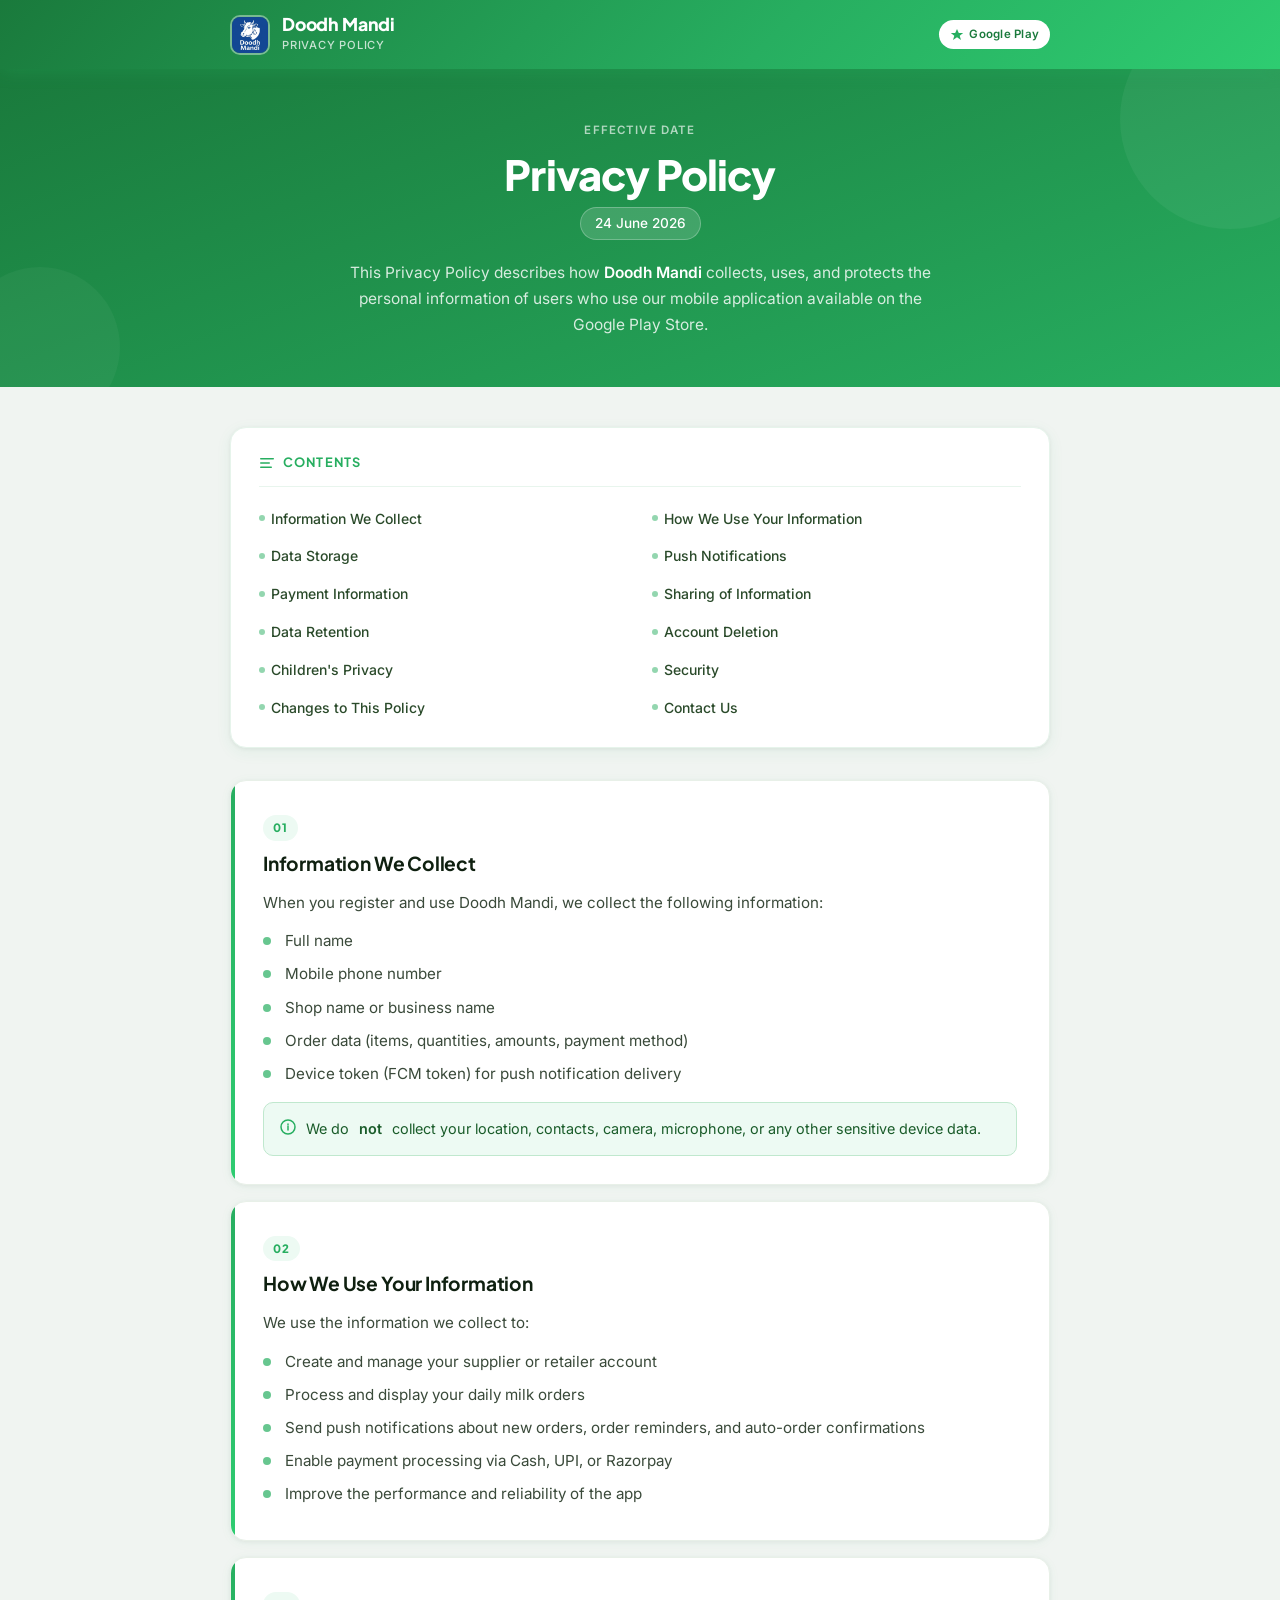
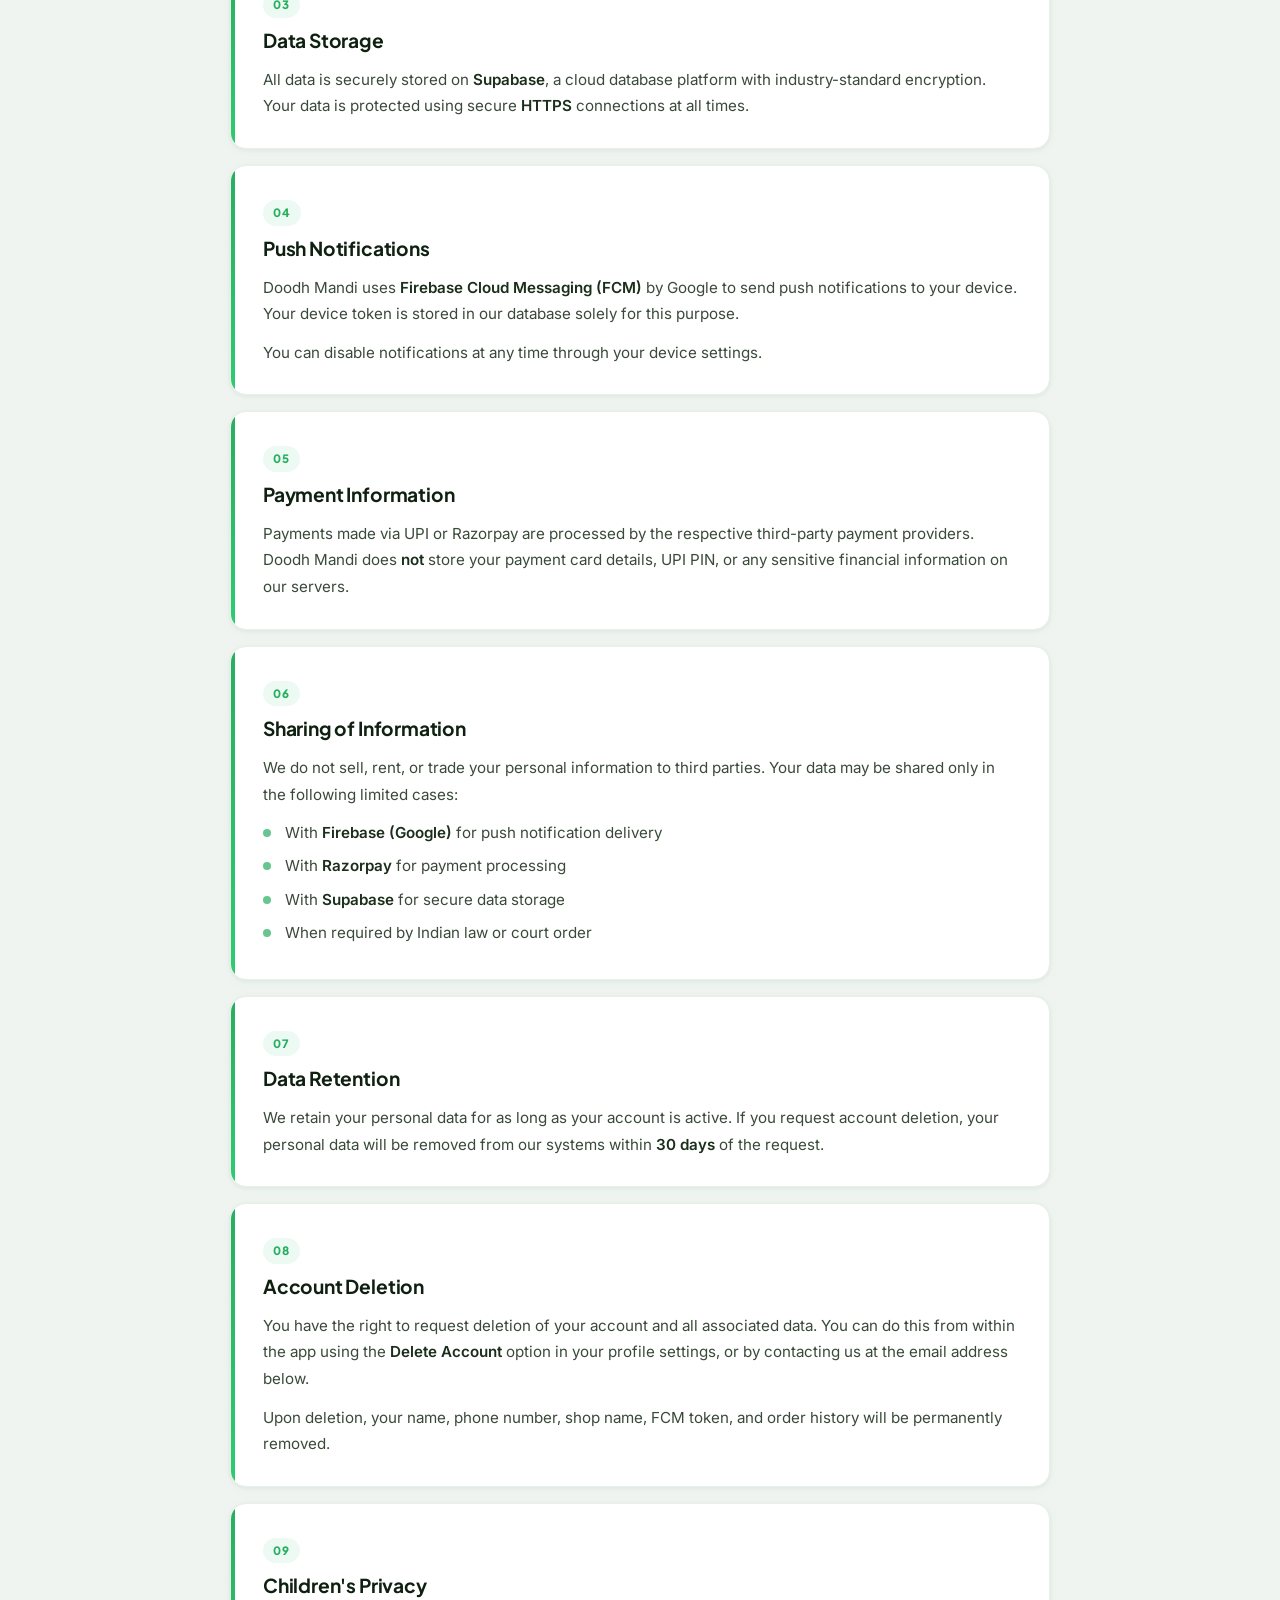
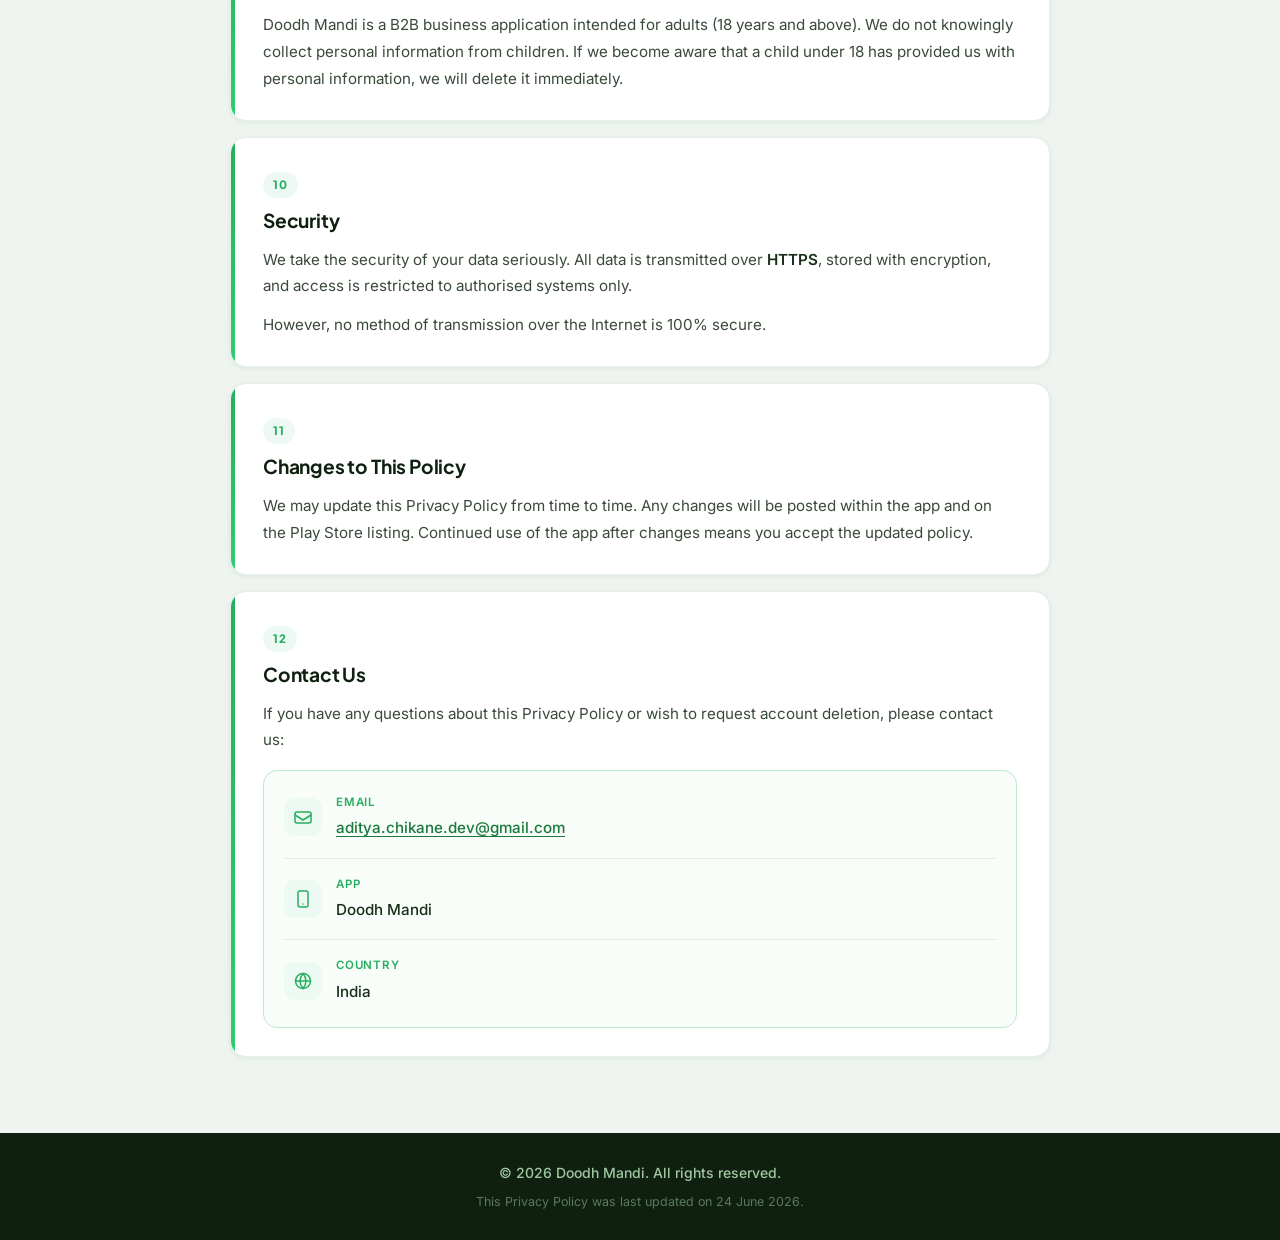
<file: index.html>
<!DOCTYPE html>
<html lang="en">
<head>
  <meta charset="UTF-8" />
  <meta name="viewport" content="width=device-width, initial-scale=1.0" />
  <meta name="description" content="Privacy Policy for Doodh Mandi – a B2B milk delivery management app available on Google Play Store." />
  <title>Privacy Policy – Doodh Mandi</title>
  <link rel="preconnect" href="https://fonts.googleapis.com" />
  <link rel="preconnect" href="https://fonts.gstatic.com" crossorigin />
  <link href="https://fonts.googleapis.com/css2?family=Inter:wght@400;500;600;700&family=Plus+Jakarta+Sans:wght@700;800&display=swap" rel="stylesheet" />
  <link rel="stylesheet" href="style.css" />
</head>
<body>

  <!-- HEADER -->
  <header class="site-header">
    <div class="header-inner">
      <div class="brand">
        <img src="logo.png" alt="Doodh Mandi Logo" class="brand-logo" />
        <div class="brand-text">
          <span class="brand-name">Doodh Mandi</span>
          <span class="brand-tagline">Privacy Policy</span>
        </div>
      </div>
      <div class="header-badge">
        <svg width="14" height="14" viewBox="0 0 14 14" fill="none" aria-hidden="true"><path d="M7 1L8.8 5.1H13.2L9.7 7.8L11 12L7 9.3L3 12L4.3 7.8L0.8 5.1H5.2L7 1Z" fill="#27ae60"/></svg>
        Google Play
      </div>
    </div>
  </header>

  <!-- HERO BAND -->
  <div class="hero-band">
    <div class="container">
      <p class="effective-label">Effective Date</p>
      <h1 class="hero-title">Privacy Policy</h1>
      <p class="hero-date">24 June 2026</p>
      <p class="hero-desc">
        This Privacy Policy describes how <strong>Doodh Mandi</strong> collects, uses, and protects the personal information of users who use our mobile application available on the Google Play Store.
      </p>
    </div>
  </div>

  <!-- MAIN CONTENT -->
  <main class="main-wrap">
    <div class="container">

      <!-- TABLE OF CONTENTS -->
      <nav class="toc-card" aria-label="Table of Contents">
        <div class="toc-header">
          <svg width="16" height="16" viewBox="0 0 16 16" fill="none" aria-hidden="true"><rect x="1" y="3" width="14" height="1.5" rx="0.75" fill="#27ae60"/><rect x="1" y="7.25" width="10" height="1.5" rx="0.75" fill="#27ae60"/><rect x="1" y="11.5" width="12" height="1.5" rx="0.75" fill="#27ae60"/></svg>
          Contents
        </div>
        <ol class="toc-list">
          <li><a href="#section-1">Information We Collect</a></li>
          <li><a href="#section-2">How We Use Your Information</a></li>
          <li><a href="#section-3">Data Storage</a></li>
          <li><a href="#section-4">Push Notifications</a></li>
          <li><a href="#section-5">Payment Information</a></li>
          <li><a href="#section-6">Sharing of Information</a></li>
          <li><a href="#section-7">Data Retention</a></li>
          <li><a href="#section-8">Account Deletion</a></li>
          <li><a href="#section-9">Children's Privacy</a></li>
          <li><a href="#section-10">Security</a></li>
          <li><a href="#section-11">Changes to This Policy</a></li>
          <li><a href="#section-12">Contact Us</a></li>
        </ol>
      </nav>

      <!-- POLICY SECTIONS -->
      <div class="policy-body">

        <section class="policy-section" id="section-1">
          <div class="section-label">01</div>
          <h2 class="section-title">Information We Collect</h2>
          <p>When you register and use Doodh Mandi, we collect the following information:</p>
          <ul class="policy-list">
            <li>Full name</li>
            <li>Mobile phone number</li>
            <li>Shop name or business name</li>
            <li>Order data (items, quantities, amounts, payment method)</li>
            <li>Device token (FCM token) for push notification delivery</li>
          </ul>
          <div class="info-callout">
            <span class="callout-icon" aria-hidden="true">
              <svg width="16" height="16" viewBox="0 0 16 16" fill="none"><circle cx="8" cy="8" r="7" stroke="#27ae60" stroke-width="1.5"/><path d="M8 7v4M8 5v.5" stroke="#27ae60" stroke-width="1.5" stroke-linecap="round"/></svg>
            </span>
            We do <strong>not</strong> collect your location, contacts, camera, microphone, or any other sensitive device data.
          </div>
        </section>

        <section class="policy-section" id="section-2">
          <div class="section-label">02</div>
          <h2 class="section-title">How We Use Your Information</h2>
          <p>We use the information we collect to:</p>
          <ul class="policy-list">
            <li>Create and manage your supplier or retailer account</li>
            <li>Process and display your daily milk orders</li>
            <li>Send push notifications about new orders, order reminders, and auto-order confirmations</li>
            <li>Enable payment processing via Cash, UPI, or Razorpay</li>
            <li>Improve the performance and reliability of the app</li>
          </ul>
        </section>

        <section class="policy-section" id="section-3">
          <div class="section-label">03</div>
          <h2 class="section-title">Data Storage</h2>
          <p>
            All data is securely stored on <strong>Supabase</strong>, a cloud database platform with industry-standard encryption. Your data is protected using secure <strong>HTTPS</strong> connections at all times.
          </p>
        </section>

        <section class="policy-section" id="section-4">
          <div class="section-label">04</div>
          <h2 class="section-title">Push Notifications</h2>
          <p>
            Doodh Mandi uses <strong>Firebase Cloud Messaging (FCM)</strong> by Google to send push notifications to your device. Your device token is stored in our database solely for this purpose.
          </p>
          <p>
            You can disable notifications at any time through your device settings.
          </p>
        </section>

        <section class="policy-section" id="section-5">
          <div class="section-label">05</div>
          <h2 class="section-title">Payment Information</h2>
          <p>
            Payments made via UPI or Razorpay are processed by the respective third-party payment providers. Doodh Mandi does <strong>not</strong> store your payment card details, UPI PIN, or any sensitive financial information on our servers.
          </p>
        </section>

        <section class="policy-section" id="section-6">
          <div class="section-label">06</div>
          <h2 class="section-title">Sharing of Information</h2>
          <p>
            We do not sell, rent, or trade your personal information to third parties. Your data may be shared only in the following limited cases:
          </p>
          <ul class="policy-list">
            <li>With <strong>Firebase (Google)</strong> for push notification delivery</li>
            <li>With <strong>Razorpay</strong> for payment processing</li>
            <li>With <strong>Supabase</strong> for secure data storage</li>
            <li>When required by Indian law or court order</li>
          </ul>
        </section>

        <section class="policy-section" id="section-7">
          <div class="section-label">07</div>
          <h2 class="section-title">Data Retention</h2>
          <p>
            We retain your personal data for as long as your account is active. If you request account deletion, your personal data will be removed from our systems within <strong>30 days</strong> of the request.
          </p>
        </section>

        <section class="policy-section" id="section-8">
          <div class="section-label">08</div>
          <h2 class="section-title">Account Deletion</h2>
          <p>
            You have the right to request deletion of your account and all associated data. You can do this from within the app using the <strong>Delete Account</strong> option in your profile settings, or by contacting us at the email address below.
          </p>
          <p>
            Upon deletion, your name, phone number, shop name, FCM token, and order history will be permanently removed.
          </p>
        </section>

        <section class="policy-section" id="section-9">
          <div class="section-label">09</div>
          <h2 class="section-title">Children's Privacy</h2>
          <p>
            Doodh Mandi is a B2B business application intended for adults (18 years and above). We do not knowingly collect personal information from children. If we become aware that a child under 18 has provided us with personal information, we will delete it immediately.
          </p>
        </section>

        <section class="policy-section" id="section-10">
          <div class="section-label">10</div>
          <h2 class="section-title">Security</h2>
          <p>
            We take the security of your data seriously. All data is transmitted over <strong>HTTPS</strong>, stored with encryption, and access is restricted to authorised systems only.
          </p>
          <p>
            However, no method of transmission over the Internet is 100% secure.
          </p>
        </section>

        <section class="policy-section" id="section-11">
          <div class="section-label">11</div>
          <h2 class="section-title">Changes to This Policy</h2>
          <p>
            We may update this Privacy Policy from time to time. Any changes will be posted within the app and on the Play Store listing. Continued use of the app after changes means you accept the updated policy.
          </p>
        </section>

        <section class="policy-section" id="section-12">
          <div class="section-label">12</div>
          <h2 class="section-title">Contact Us</h2>
          <p>
            If you have any questions about this Privacy Policy or wish to request account deletion, please contact us:
          </p>
          <div class="contact-card">
            <div class="contact-row">
              <span class="contact-icon" aria-hidden="true">
                <svg width="18" height="18" viewBox="0 0 18 18" fill="none"><rect x="1" y="4" width="16" height="11" rx="2" stroke="#27ae60" stroke-width="1.5"/><path d="M1 7l8 5 8-5" stroke="#27ae60" stroke-width="1.5" stroke-linecap="round"/></svg>
              </span>
              <div>
                <span class="contact-label">Email</span>
                <a href="mailto:aditya.chikane.dev@gmail.com" class="contact-value">aditya.chikane.dev@gmail.com</a>
              </div>
            </div>
            <div class="contact-divider"></div>
            <div class="contact-row">
              <span class="contact-icon" aria-hidden="true">
                <svg width="18" height="18" viewBox="0 0 18 18" fill="none"><rect x="4" y="1" width="10" height="16" rx="2" stroke="#27ae60" stroke-width="1.5"/><circle cx="9" cy="14" r="0.75" fill="#27ae60"/></svg>
              </span>
              <div>
                <span class="contact-label">App</span>
                <span class="contact-value">Doodh Mandi</span>
              </div>
            </div>
            <div class="contact-divider"></div>
            <div class="contact-row">
              <span class="contact-icon" aria-hidden="true">
                <svg width="18" height="18" viewBox="0 0 18 18" fill="none"><circle cx="9" cy="9" r="7.5" stroke="#27ae60" stroke-width="1.5"/><path d="M9 1.5C9 1.5 6 5 6 9s3 7.5 3 7.5M9 1.5C9 1.5 12 5 12 9s-3 7.5-3 7.5M1.5 9h15" stroke="#27ae60" stroke-width="1.5" stroke-linecap="round"/></svg>
              </span>
              <div>
                <span class="contact-label">Country</span>
                <span class="contact-value">India</span>
              </div>
            </div>
          </div>
        </section>

      </div>
      <!-- end policy-body -->

    </div>
  </main>

  <!-- FOOTER -->
  <footer class="site-footer">
    <div class="container">
      <p class="footer-copy">© 2026 Doodh Mandi. All rights reserved.</p>
      <p class="footer-note">This Privacy Policy was last updated on 24 June 2026.</p>
    </div>
  </footer>

</body>
</html>
</file>
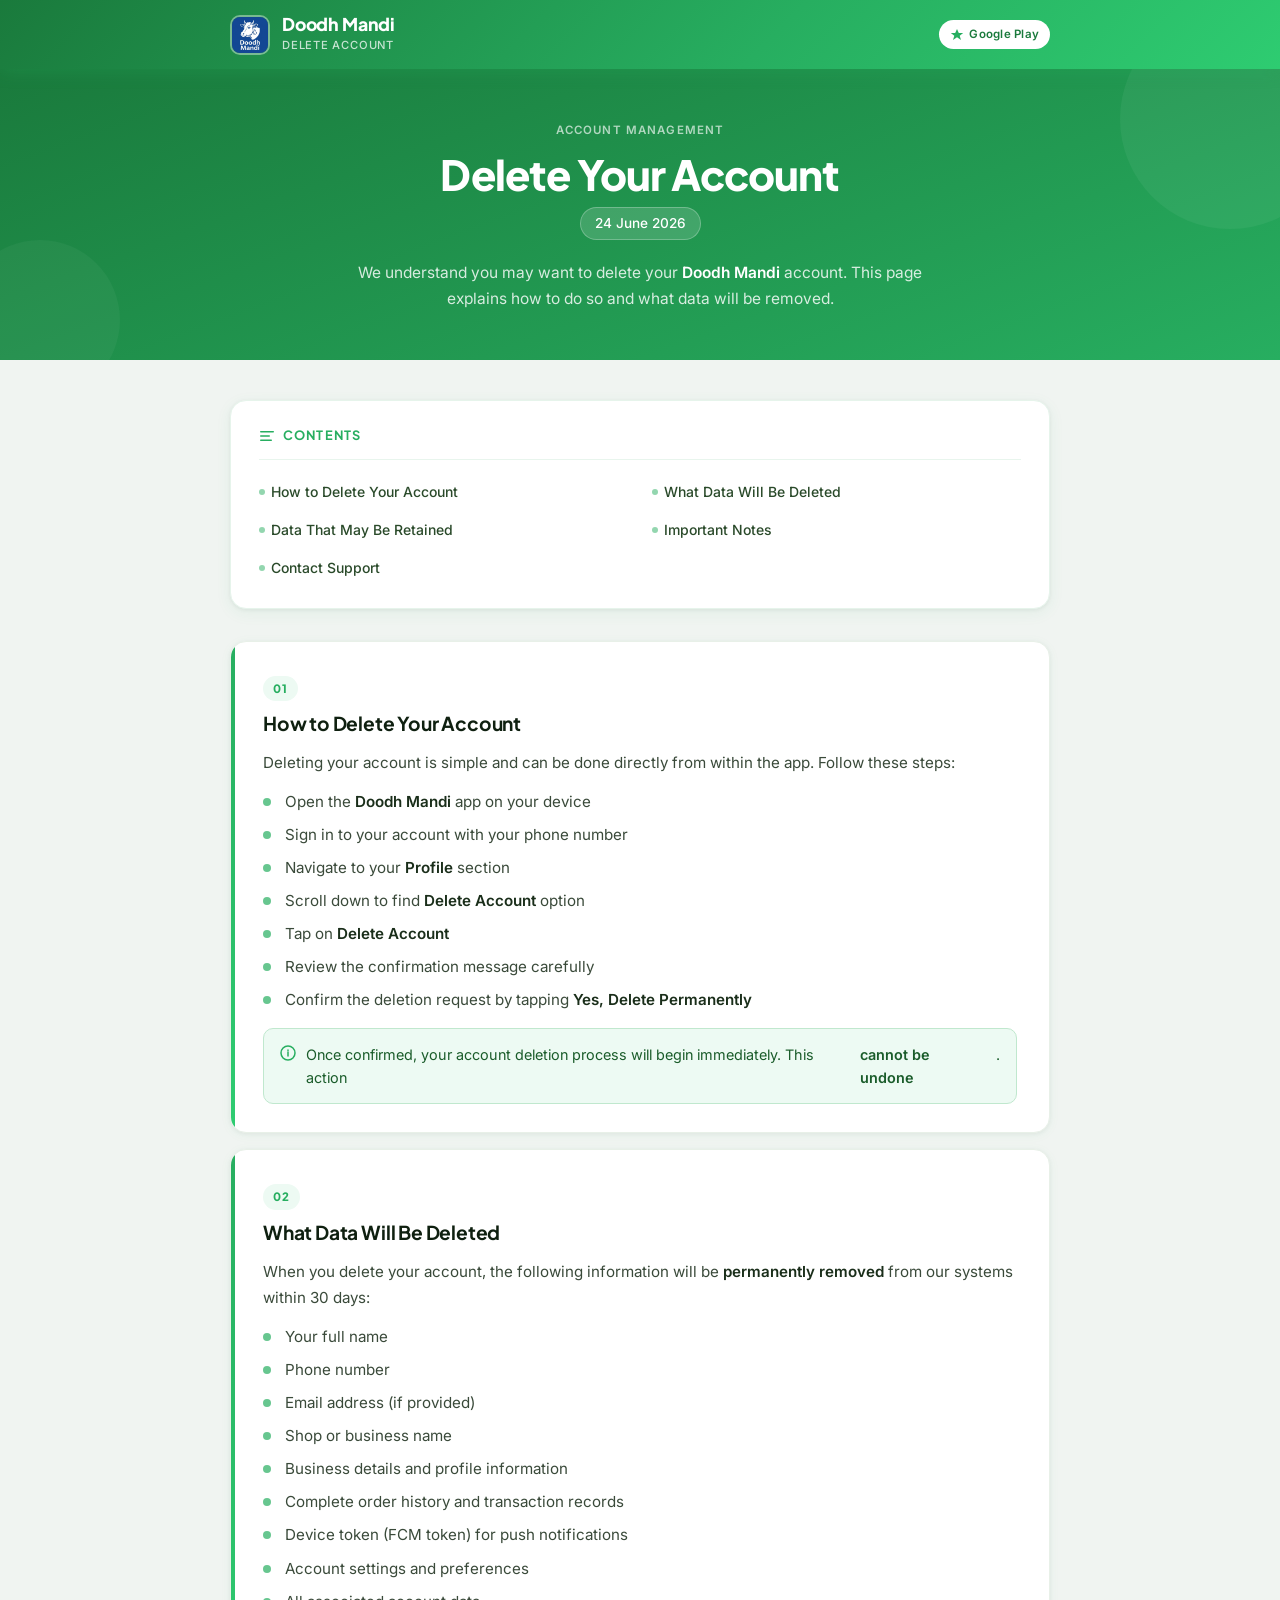
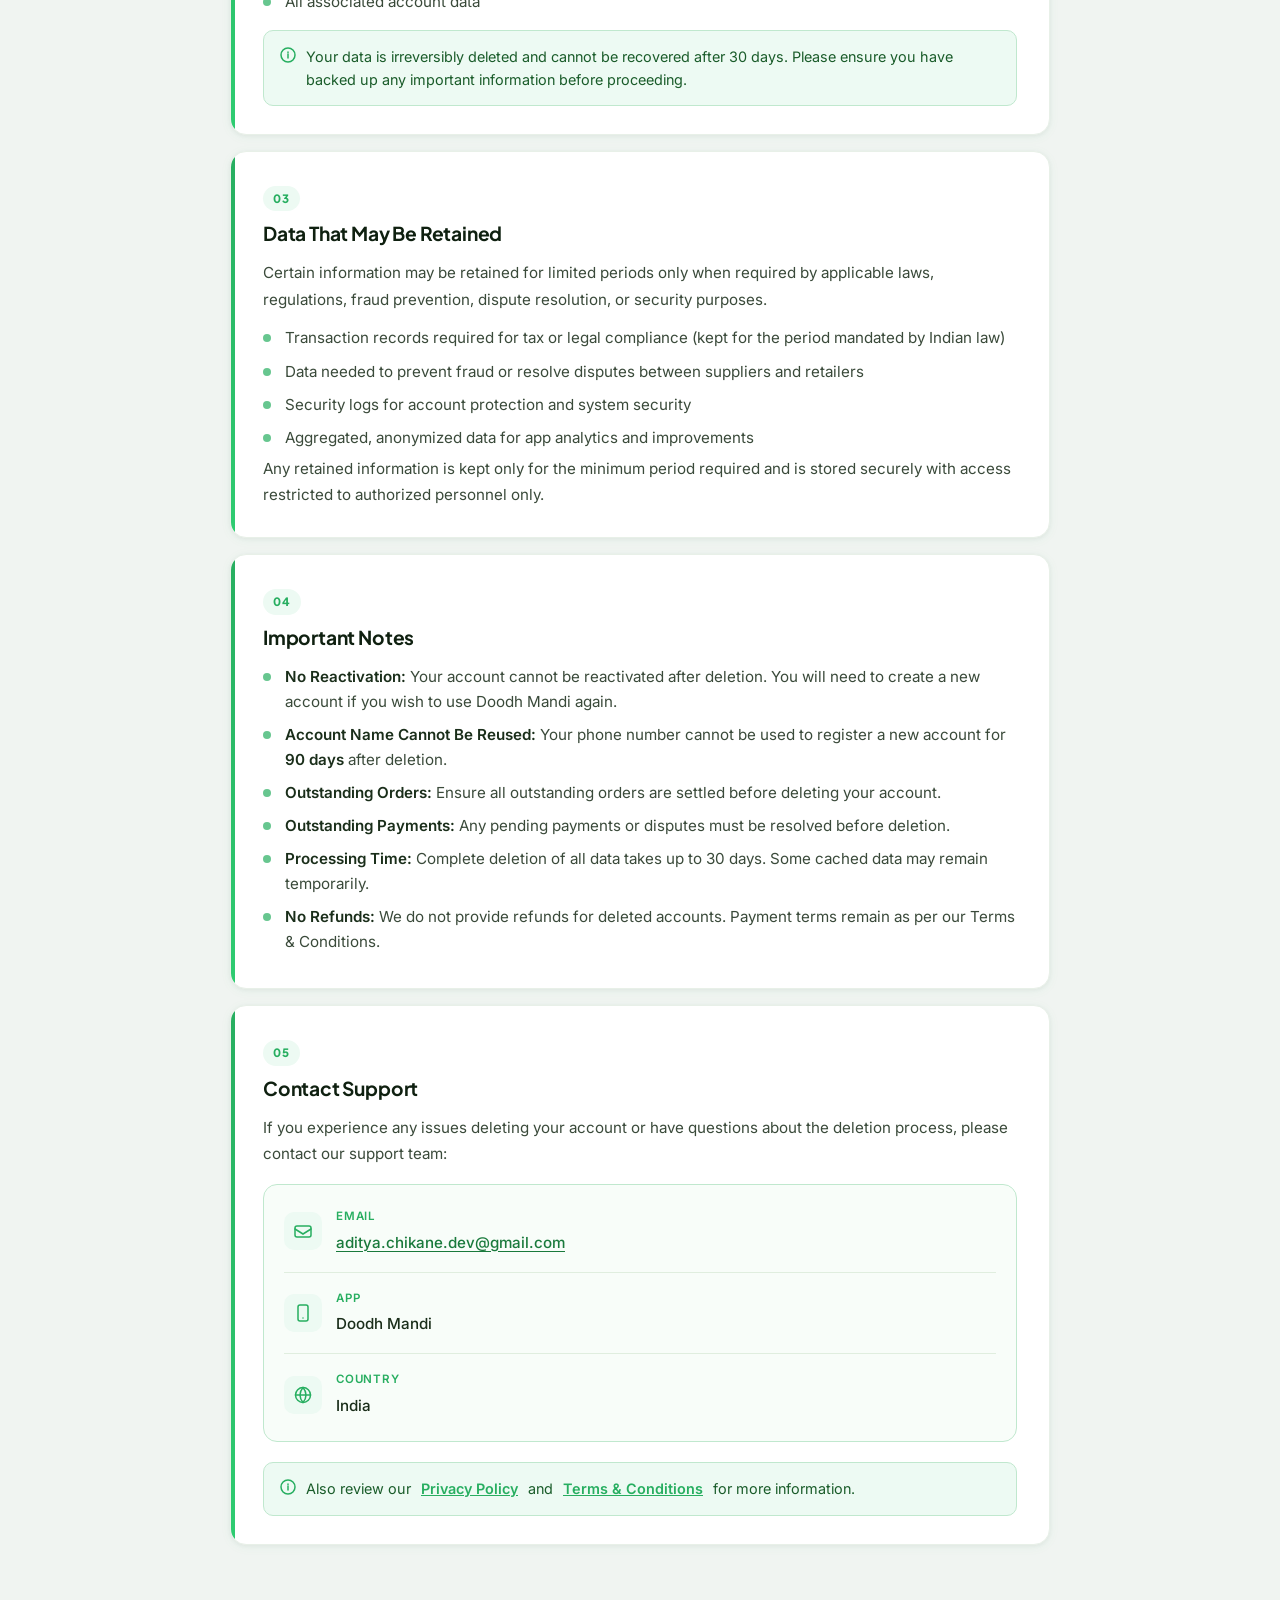
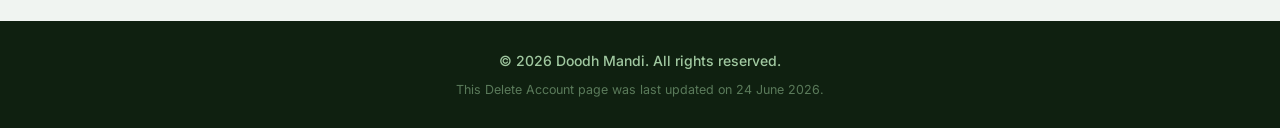
<file: delete-account.html>
<!DOCTYPE html>
<html lang="en">
<head>
  <meta charset="UTF-8" />
  <meta name="viewport" content="width=device-width, initial-scale=1.0" />
  <meta name="description" content="Delete Account – Doodh Mandi. Learn how to permanently delete your account and personal data from our B2B milk delivery management app." />
  <title>Delete Account – Doodh Mandi</title>
  <link rel="preconnect" href="https://fonts.googleapis.com" />
  <link rel="preconnect" href="https://fonts.gstatic.com" crossorigin />
  <link href="https://fonts.googleapis.com/css2?family=Inter:wght@400;500;600;700&family=Plus+Jakarta+Sans:wght@700;800&display=swap" rel="stylesheet" />
  <link rel="stylesheet" href="style.css" />
</head>
<body>

  <!-- HEADER -->
  <header class="site-header">
    <div class="header-inner">
      <div class="brand">
        <img src="logo.png" alt="Doodh Mandi Logo" class="brand-logo" />
        <div class="brand-text">
          <span class="brand-name">Doodh Mandi</span>
          <span class="brand-tagline">Delete Account</span>
        </div>
      </div>
      <div class="header-badge">
        <svg width="14" height="14" viewBox="0 0 14 14" fill="none" aria-hidden="true"><path d="M7 1L8.8 5.1H13.2L9.7 7.8L11 12L7 9.3L3 12L4.3 7.8L0.8 5.1H5.2L7 1Z" fill="#27ae60"/></svg>
        Google Play
      </div>
    </div>
  </header>

  <!-- HERO BAND -->
  <div class="hero-band">
    <div class="container">
      <p class="effective-label">Account Management</p>
      <h1 class="hero-title">Delete Your Account</h1>
      <p class="hero-date">24 June 2026</p>
      <p class="hero-desc">
        We understand you may want to delete your <strong>Doodh Mandi</strong> account. This page explains how to do so and what data will be removed.
      </p>
    </div>
  </div>

  <!-- MAIN CONTENT -->
  <main class="main-wrap">
    <div class="container">

      <!-- TABLE OF CONTENTS -->
      <nav class="toc-card" aria-label="Table of Contents">
        <div class="toc-header">
          <svg width="16" height="16" viewBox="0 0 16 16" fill="none" aria-hidden="true"><rect x="1" y="3" width="14" height="1.5" rx="0.75" fill="#27ae60"/><rect x="1" y="7.25" width="10" height="1.5" rx="0.75" fill="#27ae60"/><rect x="1" y="11.5" width="12" height="1.5" rx="0.75" fill="#27ae60"/></svg>
          Contents
        </div>
        <ol class="toc-list">
          <li><a href="#section-1">How to Delete Your Account</a></li>
          <li><a href="#section-2">What Data Will Be Deleted</a></li>
          <li><a href="#section-3">Data That May Be Retained</a></li>
          <li><a href="#section-4">Important Notes</a></li>
          <li><a href="#section-5">Contact Support</a></li>
        </ol>
      </nav>

      <!-- DELETE ACCOUNT SECTIONS -->
      <div class="policy-body">

        <section class="policy-section" id="section-1">
          <div class="section-label">01</div>
          <h2 class="section-title">How to Delete Your Account</h2>
          <p>Deleting your account is simple and can be done directly from within the app. Follow these steps:</p>
          <ul class="policy-list">
            <li>Open the <strong>Doodh Mandi</strong> app on your device</li>
            <li>Sign in to your account with your phone number</li>
            <li>Navigate to your <strong>Profile</strong> section</li>
            <li>Scroll down to find <strong>Delete Account</strong> option</li>
            <li>Tap on <strong>Delete Account</strong></li>
            <li>Review the confirmation message carefully</li>
            <li>Confirm the deletion request by tapping <strong>Yes, Delete Permanently</strong></li>
          </ul>
          <div class="info-callout">
            <span class="callout-icon" aria-hidden="true">
              <svg width="16" height="16" viewBox="0 0 16 16" fill="none"><circle cx="8" cy="8" r="7" stroke="#27ae60" stroke-width="1.5"/><path d="M8 7v4M8 5v.5" stroke="#27ae60" stroke-width="1.5" stroke-linecap="round"/></svg>
            </span>
            Once confirmed, your account deletion process will begin immediately. This action <strong>cannot be undone</strong>.
          </div>
        </section>

        <section class="policy-section" id="section-2">
          <div class="section-label">02</div>
          <h2 class="section-title">What Data Will Be Deleted</h2>
          <p>When you delete your account, the following information will be <strong>permanently removed</strong> from our systems within 30 days:</p>
          <ul class="policy-list">
            <li>Your full name</li>
            <li>Phone number</li>
            <li>Email address (if provided)</li>
            <li>Shop or business name</li>
            <li>Business details and profile information</li>
            <li>Complete order history and transaction records</li>
            <li>Device token (FCM token) for push notifications</li>
            <li>Account settings and preferences</li>
            <li>All associated account data</li>
          </ul>
          <div class="info-callout">
            <span class="callout-icon" aria-hidden="true">
              <svg width="16" height="16" viewBox="0 0 16 16" fill="none"><circle cx="8" cy="8" r="7" stroke="#27ae60" stroke-width="1.5"/><path d="M8 7v4M8 5v.5" stroke="#27ae60" stroke-width="1.5" stroke-linecap="round"/></svg>
            </span>
            Your data is irreversibly deleted and cannot be recovered after 30 days. Please ensure you have backed up any important information before proceeding.
          </div>
        </section>

        <section class="policy-section" id="section-3">
          <div class="section-label">03</div>
          <h2 class="section-title">Data That May Be Retained</h2>
          <p>
            Certain information may be retained for limited periods only when required by applicable laws, regulations, fraud prevention, dispute resolution, or security purposes.
          </p>
          <ul class="policy-list">
            <li>Transaction records required for tax or legal compliance (kept for the period mandated by Indian law)</li>
            <li>Data needed to prevent fraud or resolve disputes between suppliers and retailers</li>
            <li>Security logs for account protection and system security</li>
            <li>Aggregated, anonymized data for app analytics and improvements</li>
          </ul>
          <p>
            Any retained information is kept only for the minimum period required and is stored securely with access restricted to authorized personnel only.
          </p>
        </section>

        <section class="policy-section" id="section-4">
          <div class="section-label">04</div>
          <h2 class="section-title">Important Notes</h2>
          <ul class="policy-list">
            <li><strong>No Reactivation:</strong> Your account cannot be reactivated after deletion. You will need to create a new account if you wish to use Doodh Mandi again.</li>
            <li><strong>Account Name Cannot Be Reused:</strong> Your phone number cannot be used to register a new account for <strong>90 days</strong> after deletion.</li>
            <li><strong>Outstanding Orders:</strong> Ensure all outstanding orders are settled before deleting your account.</li>
            <li><strong>Outstanding Payments:</strong> Any pending payments or disputes must be resolved before deletion.</li>
            <li><strong>Processing Time:</strong> Complete deletion of all data takes up to 30 days. Some cached data may remain temporarily.</li>
            <li><strong>No Refunds:</strong> We do not provide refunds for deleted accounts. Payment terms remain as per our Terms & Conditions.</li>
          </ul>
        </section>

        <section class="policy-section" id="section-5">
          <div class="section-label">05</div>
          <h2 class="section-title">Contact Support</h2>
          <p>
            If you experience any issues deleting your account or have questions about the deletion process, please contact our support team:
          </p>
          <div class="contact-card">
            <div class="contact-row">
              <span class="contact-icon" aria-hidden="true">
                <svg width="18" height="18" viewBox="0 0 18 18" fill="none"><rect x="1" y="4" width="16" height="11" rx="2" stroke="#27ae60" stroke-width="1.5"/><path d="M1 7l8 5 8-5" stroke="#27ae60" stroke-width="1.5" stroke-linecap="round"/></svg>
              </span>
              <div>
                <span class="contact-label">Email</span>
                <a href="mailto:aditya.chikane.dev@gmail.com" class="contact-value">aditya.chikane.dev@gmail.com</a>
              </div>
            </div>
            <div class="contact-divider"></div>
            <div class="contact-row">
              <span class="contact-icon" aria-hidden="true">
                <svg width="18" height="18" viewBox="0 0 18 18" fill="none"><rect x="4" y="1" width="10" height="16" rx="2" stroke="#27ae60" stroke-width="1.5"/><circle cx="9" cy="14" r="0.75" fill="#27ae60"/></svg>
              </span>
              <div>
                <span class="contact-label">App</span>
                <span class="contact-value">Doodh Mandi</span>
              </div>
            </div>
            <div class="contact-divider"></div>
            <div class="contact-row">
              <span class="contact-icon" aria-hidden="true">
                <svg width="18" height="18" viewBox="0 0 18 18" fill="none"><circle cx="9" cy="9" r="7.5" stroke="#27ae60" stroke-width="1.5"/><path d="M9 1.5C9 1.5 6 5 6 9s3 7.5 3 7.5M9 1.5C9 1.5 12 5 12 9s-3 7.5-3 7.5M1.5 9h15" stroke="#27ae60" stroke-width="1.5" stroke-linecap="round"/></svg>
              </span>
              <div>
                <span class="contact-label">Country</span>
                <span class="contact-value">India</span>
              </div>
            </div>
          </div>

          <div class="info-callout" style="margin-top:20px;">
            <span class="callout-icon" aria-hidden="true">
              <svg width="16" height="16" viewBox="0 0 16 16" fill="none"><circle cx="8" cy="8" r="7" stroke="#27ae60" stroke-width="1.5"/><path d="M8 7v4M8 5v.5" stroke="#27ae60" stroke-width="1.5" stroke-linecap="round"/></svg>
            </span>
            Also review our <a href="index.html" style="color:#27ae60;font-weight:600;text-decoration:underline;">Privacy Policy</a> and <a href="terms.html" style="color:#27ae60;font-weight:600;text-decoration:underline;">Terms & Conditions</a> for more information.
          </div>

        </section>

      </div>
      <!-- end policy-body -->

    </div>
  </main>

  <!-- FOOTER -->
  <footer class="site-footer">
    <div class="container">
      <p class="footer-copy">© 2026 Doodh Mandi. All rights reserved.</p>
      <p class="footer-note">This Delete Account page was last updated on 24 June 2026.</p>
    </div>
  </footer>

</body>
</html>
</file>
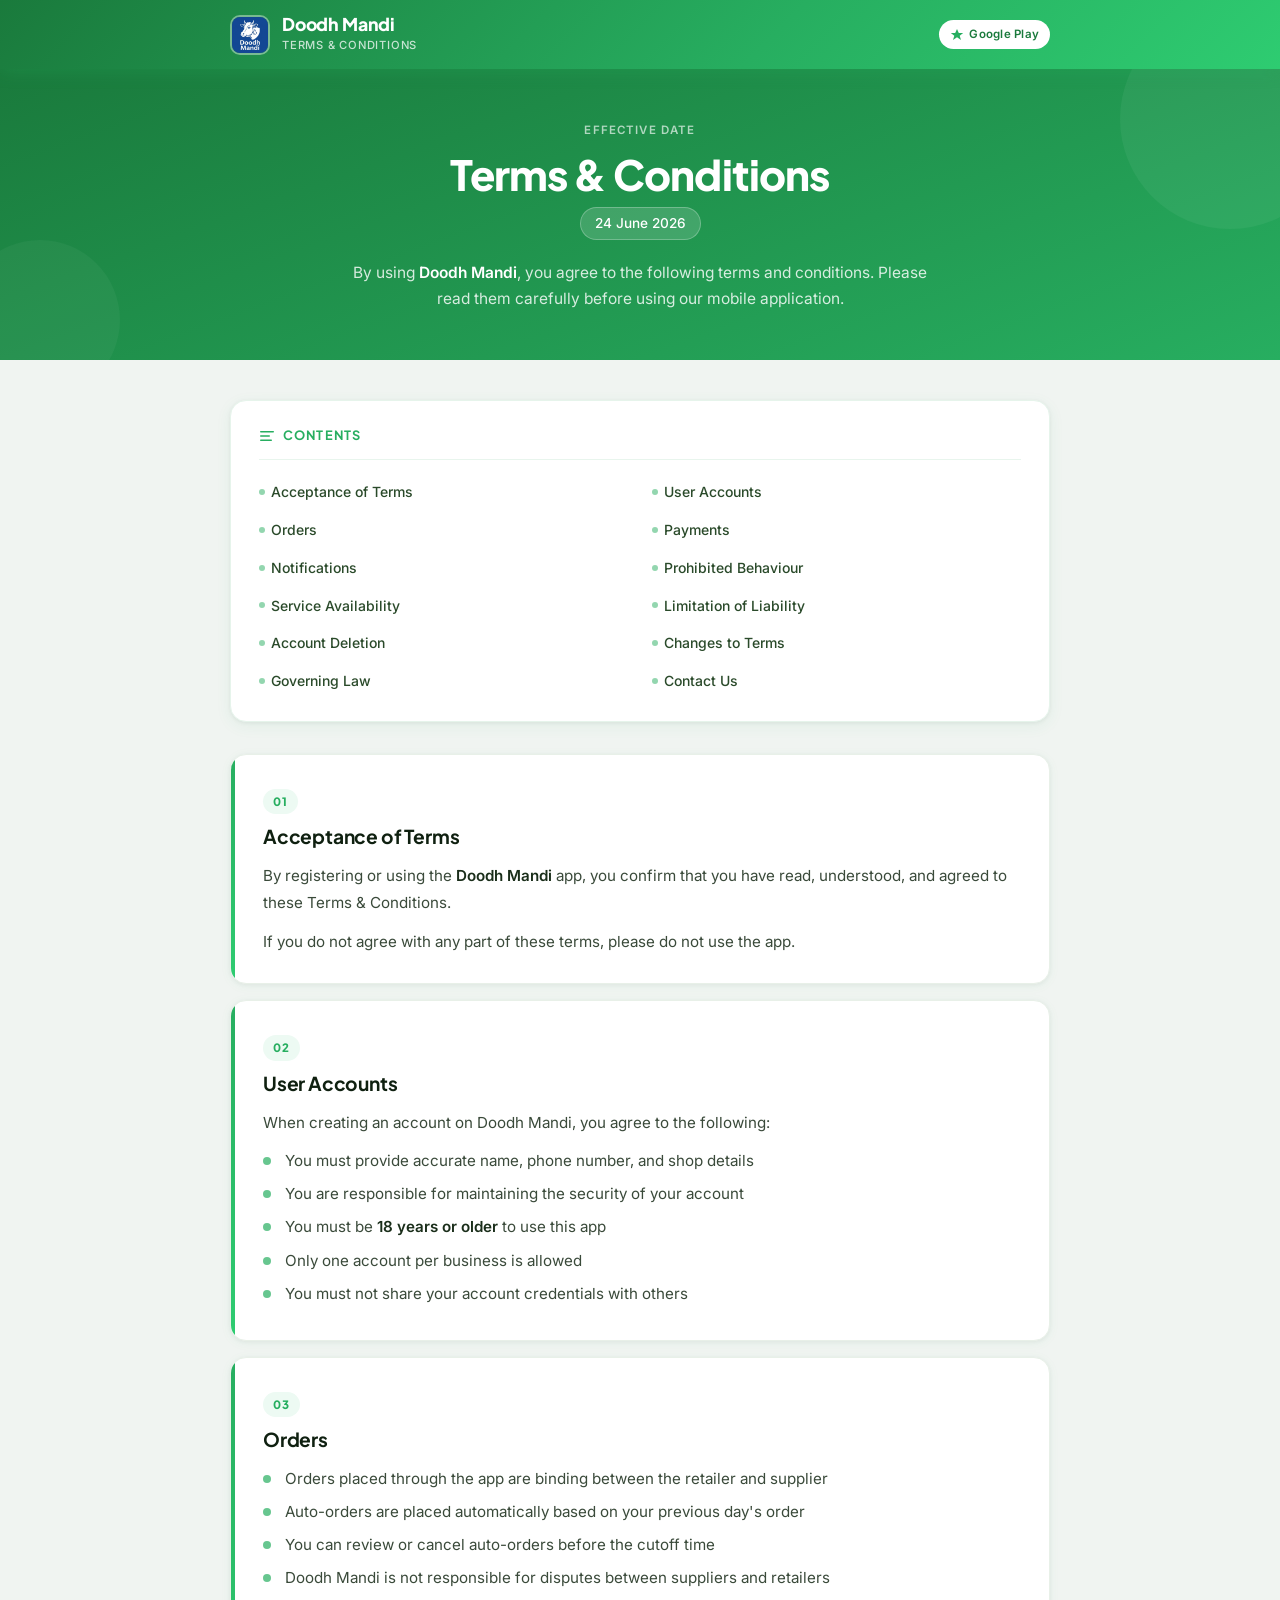
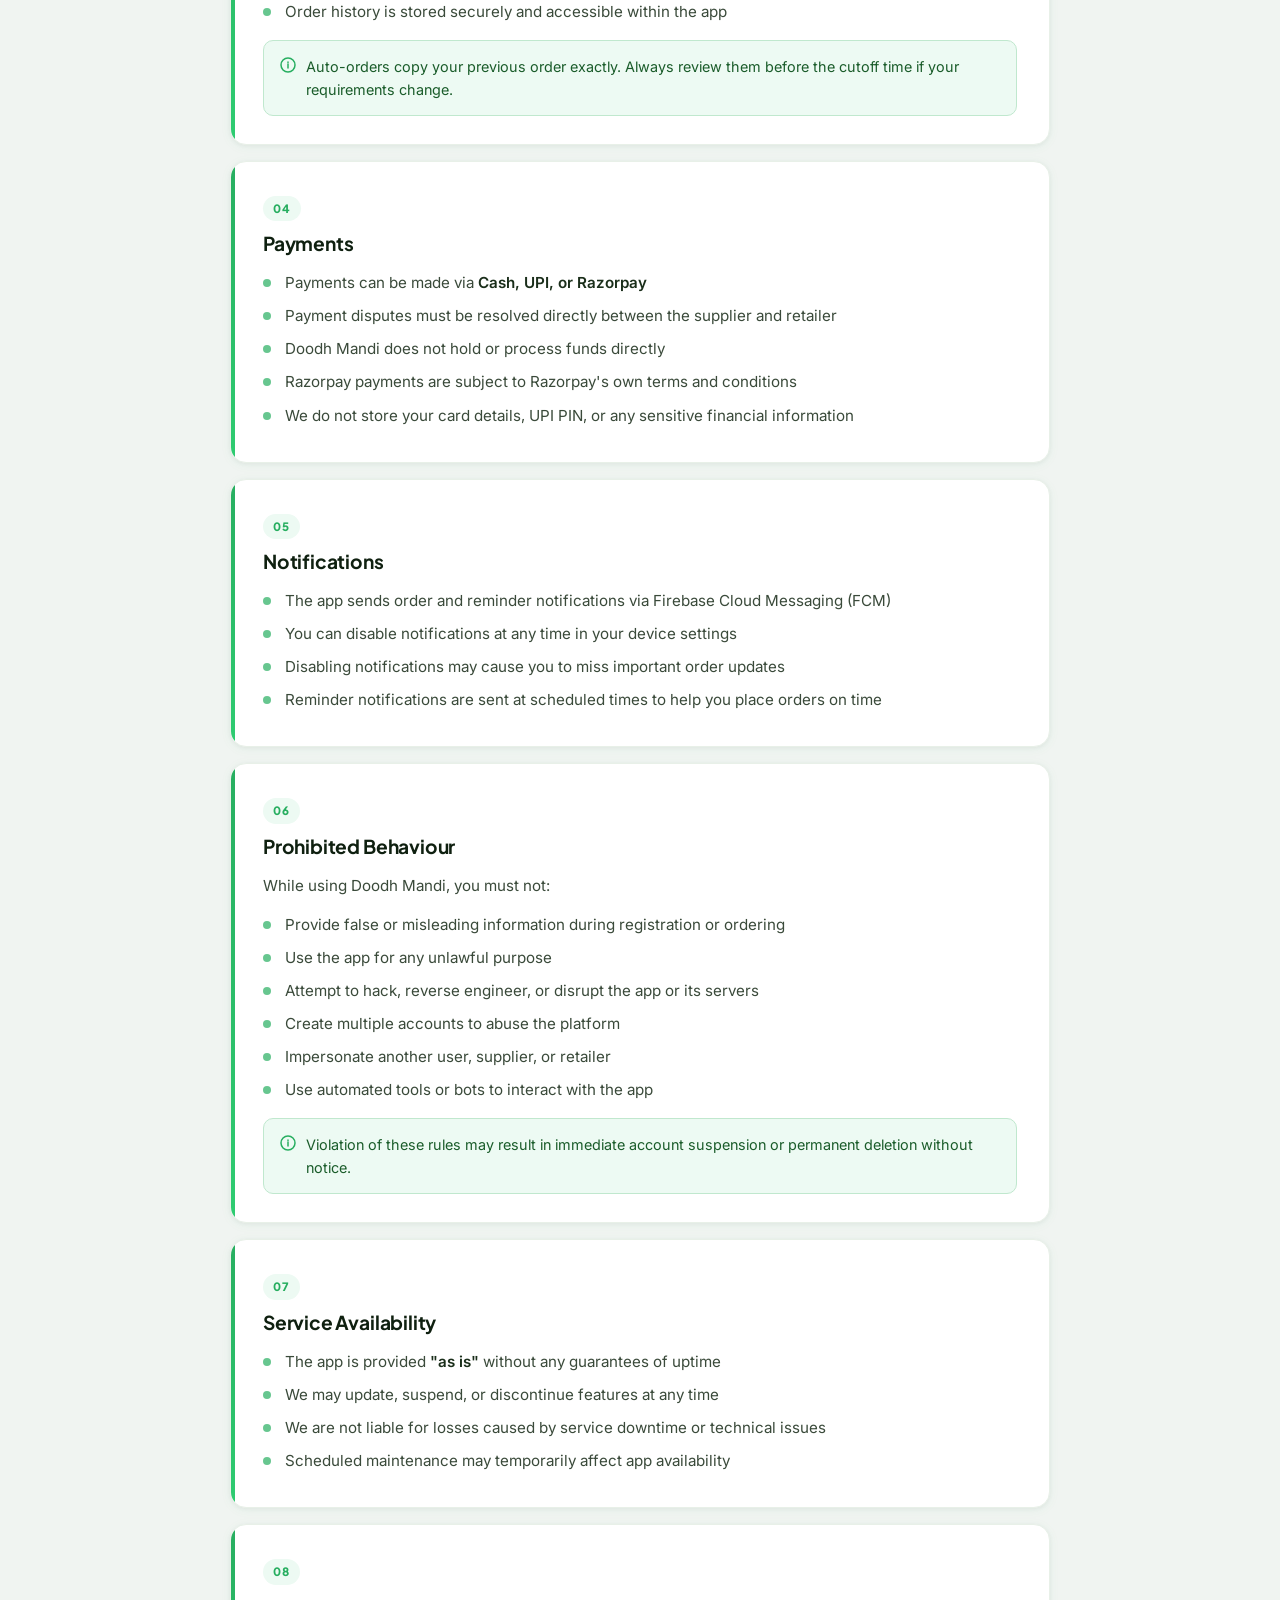
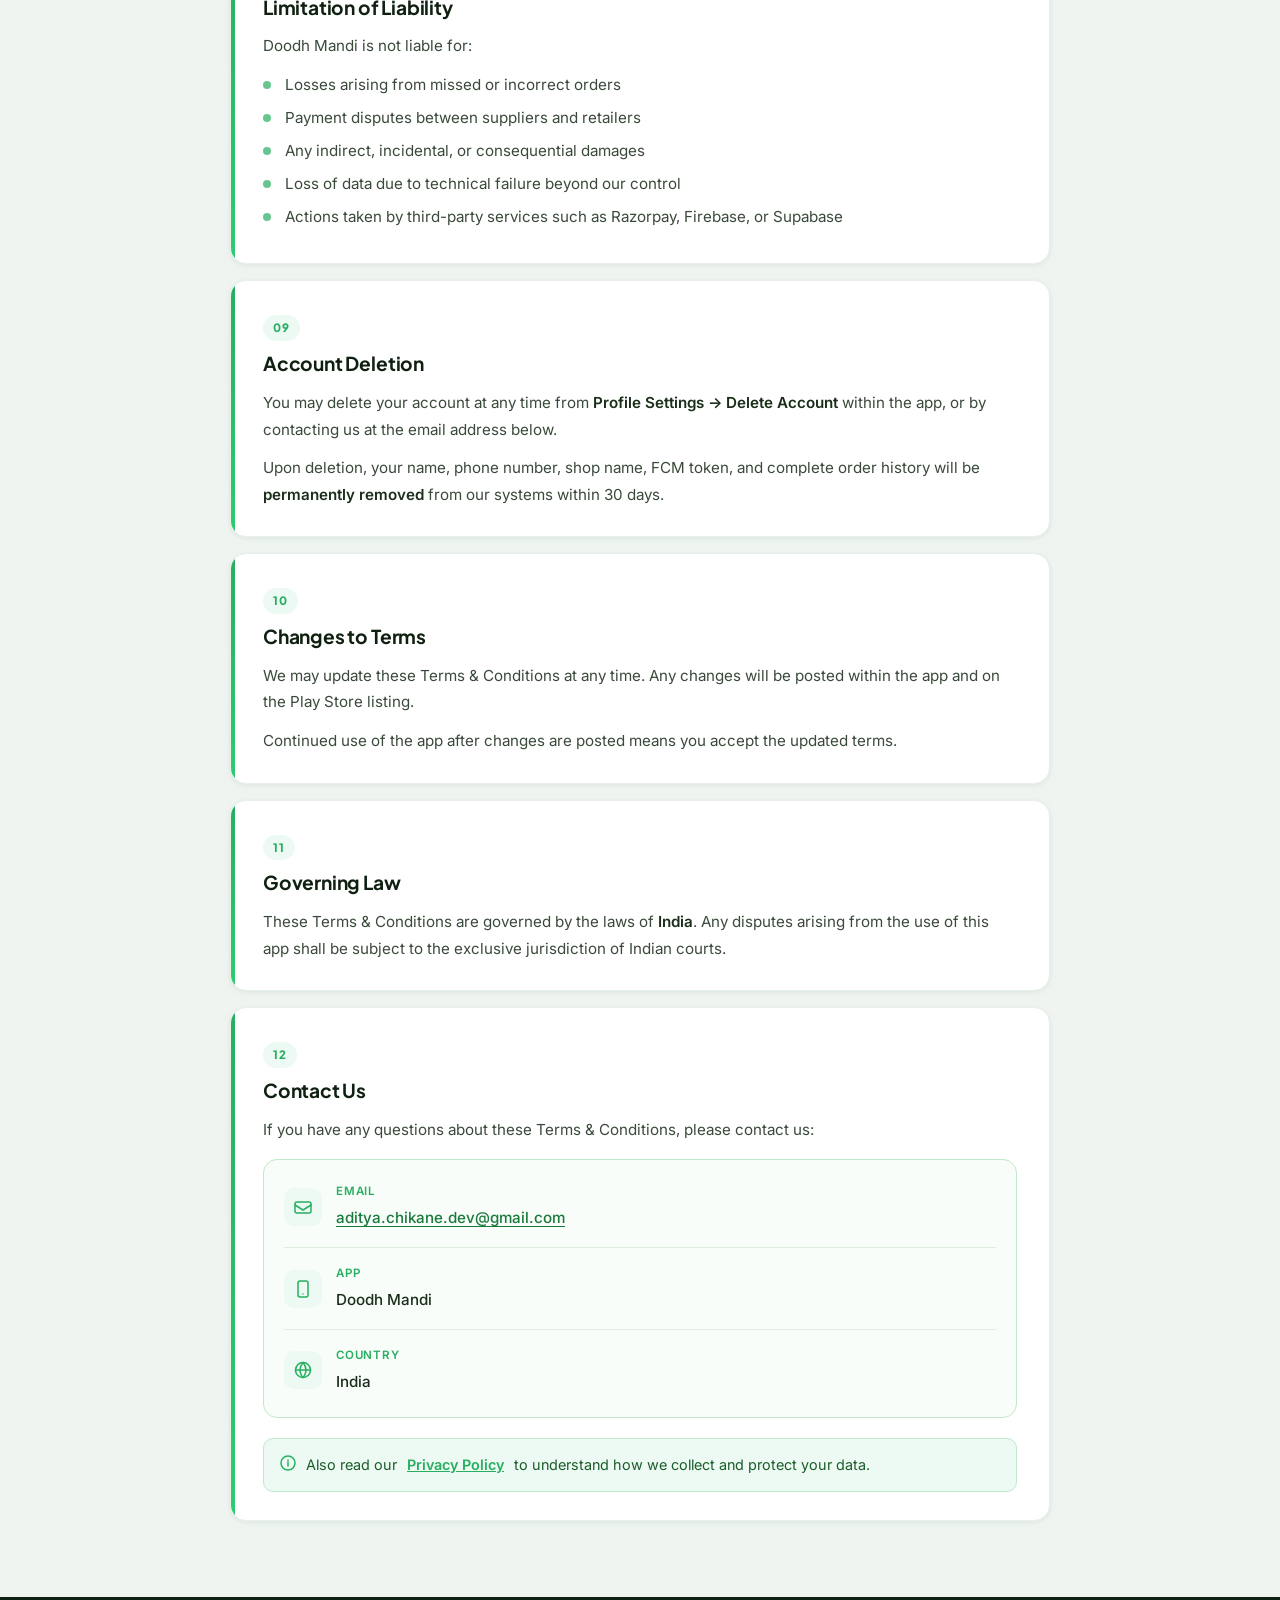
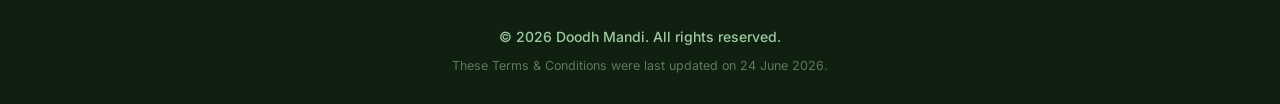
<file: terms.html>
<!DOCTYPE html>
<html lang="en">
<head>
  <meta charset="UTF-8" />
  <meta name="viewport" content="width=device-width, initial-scale=1.0" />
  <meta name="description" content="Terms and Conditions for Doodh Mandi – a B2B milk delivery management app available on Google Play Store." />
  <title>Terms & Conditions – Doodh Mandi</title>
  <link rel="preconnect" href="https://fonts.googleapis.com" />
  <link rel="preconnect" href="https://fonts.gstatic.com" crossorigin />
  <link href="https://fonts.googleapis.com/css2?family=Inter:wght@400;500;600;700&family=Plus+Jakarta+Sans:wght@700;800&display=swap" rel="stylesheet" />
  <link rel="stylesheet" href="style.css" />
</head>
<body>

  <!-- HEADER -->
  <header class="site-header">
    <div class="header-inner">
      <div class="brand">
        <img src="logo.png" alt="Doodh Mandi Logo" class="brand-logo" />
        <div class="brand-text">
          <span class="brand-name">Doodh Mandi</span>
          <span class="brand-tagline">Terms &amp; Conditions</span>
        </div>
      </div>
      <div class="header-badge">
        <svg width="14" height="14" viewBox="0 0 14 14" fill="none" aria-hidden="true"><path d="M7 1L8.8 5.1H13.2L9.7 7.8L11 12L7 9.3L3 12L4.3 7.8L0.8 5.1H5.2L7 1Z" fill="#27ae60"/></svg>
        Google Play
      </div>
    </div>
  </header>

  <!-- HERO BAND -->
  <div class="hero-band">
    <div class="container">
      <p class="effective-label">Effective Date</p>
      <h1 class="hero-title">Terms &amp; Conditions</h1>
      <p class="hero-date">24 June 2026</p>
      <p class="hero-desc">
        By using <strong>Doodh Mandi</strong>, you agree to the following terms and conditions. Please read them carefully before using our mobile application.
      </p>
    </div>
  </div>

  <!-- MAIN CONTENT -->
  <main class="main-wrap">
    <div class="container">

      <!-- TABLE OF CONTENTS -->
      <nav class="toc-card" aria-label="Table of Contents">
        <div class="toc-header">
          <svg width="16" height="16" viewBox="0 0 16 16" fill="none" aria-hidden="true"><rect x="1" y="3" width="14" height="1.5" rx="0.75" fill="#27ae60"/><rect x="1" y="7.25" width="10" height="1.5" rx="0.75" fill="#27ae60"/><rect x="1" y="11.5" width="12" height="1.5" rx="0.75" fill="#27ae60"/></svg>
          Contents
        </div>
        <ol class="toc-list">
          <li><a href="#term-1">Acceptance of Terms</a></li>
          <li><a href="#term-2">User Accounts</a></li>
          <li><a href="#term-3">Orders</a></li>
          <li><a href="#term-4">Payments</a></li>
          <li><a href="#term-5">Notifications</a></li>
          <li><a href="#term-6">Prohibited Behaviour</a></li>
          <li><a href="#term-7">Service Availability</a></li>
          <li><a href="#term-8">Limitation of Liability</a></li>
          <li><a href="#term-9">Account Deletion</a></li>
          <li><a href="#term-10">Changes to Terms</a></li>
          <li><a href="#term-11">Governing Law</a></li>
          <li><a href="#term-12">Contact Us</a></li>
        </ol>
      </nav>

      <!-- TERMS SECTIONS -->
      <div class="policy-body">

        <section class="policy-section" id="term-1">
          <div class="section-label">01</div>
          <h2 class="section-title">Acceptance of Terms</h2>
          <p>
            By registering or using the <strong>Doodh Mandi</strong> app, you confirm that you have read, understood, and agreed to these Terms &amp; Conditions.
          </p>
          <p>
            If you do not agree with any part of these terms, please do not use the app.
          </p>
        </section>

        <section class="policy-section" id="term-2">
          <div class="section-label">02</div>
          <h2 class="section-title">User Accounts</h2>
          <p>When creating an account on Doodh Mandi, you agree to the following:</p>
          <ul class="policy-list">
            <li>You must provide accurate name, phone number, and shop details</li>
            <li>You are responsible for maintaining the security of your account</li>
            <li>You must be <strong>18 years or older</strong> to use this app</li>
            <li>Only one account per business is allowed</li>
            <li>You must not share your account credentials with others</li>
          </ul>
        </section>

        <section class="policy-section" id="term-3">
          <div class="section-label">03</div>
          <h2 class="section-title">Orders</h2>
          <ul class="policy-list">
            <li>Orders placed through the app are binding between the retailer and supplier</li>
            <li>Auto-orders are placed automatically based on your previous day's order</li>
            <li>You can review or cancel auto-orders before the cutoff time</li>
            <li>Doodh Mandi is not responsible for disputes between suppliers and retailers</li>
            <li>Order history is stored securely and accessible within the app</li>
          </ul>
          <div class="info-callout">
            <span class="callout-icon" aria-hidden="true">
              <svg width="16" height="16" viewBox="0 0 16 16" fill="none"><circle cx="8" cy="8" r="7" stroke="#27ae60" stroke-width="1.5"/><path d="M8 7v4M8 5v.5" stroke="#27ae60" stroke-width="1.5" stroke-linecap="round"/></svg>
            </span>
            Auto-orders copy your previous order exactly. Always review them before the cutoff time if your requirements change.
          </div>
        </section>

        <section class="policy-section" id="term-4">
          <div class="section-label">04</div>
          <h2 class="section-title">Payments</h2>
          <ul class="policy-list">
            <li>Payments can be made via <strong>Cash, UPI, or Razorpay</strong></li>
            <li>Payment disputes must be resolved directly between the supplier and retailer</li>
            <li>Doodh Mandi does not hold or process funds directly</li>
            <li>Razorpay payments are subject to Razorpay's own terms and conditions</li>
            <li>We do not store your card details, UPI PIN, or any sensitive financial information</li>
          </ul>
        </section>

        <section class="policy-section" id="term-5">
          <div class="section-label">05</div>
          <h2 class="section-title">Notifications</h2>
          <ul class="policy-list">
            <li>The app sends order and reminder notifications via Firebase Cloud Messaging (FCM)</li>
            <li>You can disable notifications at any time in your device settings</li>
            <li>Disabling notifications may cause you to miss important order updates</li>
            <li>Reminder notifications are sent at scheduled times to help you place orders on time</li>
          </ul>
        </section>

        <section class="policy-section" id="term-6">
          <div class="section-label">06</div>
          <h2 class="section-title">Prohibited Behaviour</h2>
          <p>While using Doodh Mandi, you must not:</p>
          <ul class="policy-list">
            <li>Provide false or misleading information during registration or ordering</li>
            <li>Use the app for any unlawful purpose</li>
            <li>Attempt to hack, reverse engineer, or disrupt the app or its servers</li>
            <li>Create multiple accounts to abuse the platform</li>
            <li>Impersonate another user, supplier, or retailer</li>
            <li>Use automated tools or bots to interact with the app</li>
          </ul>
          <div class="info-callout">
            <span class="callout-icon" aria-hidden="true">
              <svg width="16" height="16" viewBox="0 0 16 16" fill="none"><circle cx="8" cy="8" r="7" stroke="#27ae60" stroke-width="1.5"/><path d="M8 7v4M8 5v.5" stroke="#27ae60" stroke-width="1.5" stroke-linecap="round"/></svg>
            </span>
            Violation of these rules may result in immediate account suspension or permanent deletion without notice.
          </div>
        </section>

        <section class="policy-section" id="term-7">
          <div class="section-label">07</div>
          <h2 class="section-title">Service Availability</h2>
          <ul class="policy-list">
            <li>The app is provided <strong>"as is"</strong> without any guarantees of uptime</li>
            <li>We may update, suspend, or discontinue features at any time</li>
            <li>We are not liable for losses caused by service downtime or technical issues</li>
            <li>Scheduled maintenance may temporarily affect app availability</li>
          </ul>
        </section>

        <section class="policy-section" id="term-8">
          <div class="section-label">08</div>
          <h2 class="section-title">Limitation of Liability</h2>
          <p>Doodh Mandi is not liable for:</p>
          <ul class="policy-list">
            <li>Losses arising from missed or incorrect orders</li>
            <li>Payment disputes between suppliers and retailers</li>
            <li>Any indirect, incidental, or consequential damages</li>
            <li>Loss of data due to technical failure beyond our control</li>
            <li>Actions taken by third-party services such as Razorpay, Firebase, or Supabase</li>
          </ul>
        </section>

        <section class="policy-section" id="term-9">
          <div class="section-label">09</div>
          <h2 class="section-title">Account Deletion</h2>
          <p>
            You may delete your account at any time from <strong>Profile Settings → Delete Account</strong> within the app, or by contacting us at the email address below.
          </p>
          <p>
            Upon deletion, your name, phone number, shop name, FCM token, and complete order history will be <strong>permanently removed</strong> from our systems within 30 days.
          </p>
        </section>

        <section class="policy-section" id="term-10">
          <div class="section-label">10</div>
          <h2 class="section-title">Changes to Terms</h2>
          <p>
            We may update these Terms &amp; Conditions at any time. Any changes will be posted within the app and on the Play Store listing.
          </p>
          <p>
            Continued use of the app after changes are posted means you accept the updated terms.
          </p>
        </section>

        <section class="policy-section" id="term-11">
          <div class="section-label">11</div>
          <h2 class="section-title">Governing Law</h2>
          <p>
            These Terms &amp; Conditions are governed by the laws of <strong>India</strong>. Any disputes arising from the use of this app shall be subject to the exclusive jurisdiction of Indian courts.
          </p>
        </section>

        <section class="policy-section" id="term-12">
          <div class="section-label">12</div>
          <h2 class="section-title">Contact Us</h2>
          <p>
            If you have any questions about these Terms &amp; Conditions, please contact us:
          </p>
          <div class="contact-card">
            <div class="contact-row">
              <span class="contact-icon" aria-hidden="true">
                <svg width="18" height="18" viewBox="0 0 18 18" fill="none"><rect x="1" y="4" width="16" height="11" rx="2" stroke="#27ae60" stroke-width="1.5"/><path d="M1 7l8 5 8-5" stroke="#27ae60" stroke-width="1.5" stroke-linecap="round"/></svg>
              </span>
              <div>
                <span class="contact-label">Email</span>
                <a href="mailto:aditya.chikane.dev@gmail.com" class="contact-value">aditya.chikane.dev@gmail.com</a>
              </div>
            </div>
            <div class="contact-divider"></div>
            <div class="contact-row">
              <span class="contact-icon" aria-hidden="true">
                <svg width="18" height="18" viewBox="0 0 18 18" fill="none"><rect x="4" y="1" width="10" height="16" rx="2" stroke="#27ae60" stroke-width="1.5"/><circle cx="9" cy="14" r="0.75" fill="#27ae60"/></svg>
              </span>
              <div>
                <span class="contact-label">App</span>
                <span class="contact-value">Doodh Mandi</span>
              </div>
            </div>
            <div class="contact-divider"></div>
            <div class="contact-row">
              <span class="contact-icon" aria-hidden="true">
                <svg width="18" height="18" viewBox="0 0 18 18" fill="none"><circle cx="9" cy="9" r="7.5" stroke="#27ae60" stroke-width="1.5"/><path d="M9 1.5C9 1.5 6 5 6 9s3 7.5 3 7.5M9 1.5C9 1.5 12 5 12 9s-3 7.5-3 7.5M1.5 9h15" stroke="#27ae60" stroke-width="1.5" stroke-linecap="round"/></svg>
              </span>
              <div>
                <span class="contact-label">Country</span>
                <span class="contact-value">India</span>
              </div>
            </div>
          </div>

          <div class="info-callout" style="margin-top:20px;">
            <span class="callout-icon" aria-hidden="true">
              <svg width="16" height="16" viewBox="0 0 16 16" fill="none"><circle cx="8" cy="8" r="7" stroke="#27ae60" stroke-width="1.5"/><path d="M8 7v4M8 5v.5" stroke="#27ae60" stroke-width="1.5" stroke-linecap="round"/></svg>
            </span>
            Also read our <a href="index.html" style="color:#27ae60;font-weight:600;">Privacy Policy</a> to understand how we collect and protect your data.
          </div>

        </section>

      </div>
      <!-- end policy-body -->

    </div>
  </main>

  <!-- FOOTER -->
  <footer class="site-footer">
    <div class="container">
      <p class="footer-copy">© 2026 Doodh Mandi. All rights reserved.</p>
      <p class="footer-note">These Terms &amp; Conditions were last updated on 24 June 2026.</p>
    </div>
  </footer>

</body>
</html>
</file>
<file: style.css>
/* ============================================
   DOODH MANDI — PRIVACY POLICY STYLESHEET
   Palette: Green #27ae60 / #2ecc71 | Orange #f39c12 | White | Grey #f4f6f4
   Fonts: Plus Jakarta Sans (headings) + Inter (body)
   ============================================ */

/* ---------- RESET & BASE ---------- */
*, *::before, *::after {
  box-sizing: border-box;
  margin: 0;
  padding: 0;
}

html {
  scroll-behavior: smooth;
  font-size: 16px;
}

body {
  font-family: 'Inter', sans-serif;
  background-color: #f0f4f1;
  color: #1a2e1a;
  line-height: 1.7;
  -webkit-font-smoothing: antialiased;
}

/* ---------- CONTAINER ---------- */
.container {
  max-width: 860px;
  margin: 0 auto;
  padding: 0 20px;
}

/* ---------- SITE HEADER ---------- */
.site-header {
  background: linear-gradient(135deg, #1a7a3c 0%, #27ae60 60%, #2ecc71 100%);
  padding: 0;
  position: sticky;
  top: 0;
  z-index: 100;
  box-shadow: 0 2px 16px rgba(39, 174, 96, 0.25);
}

.header-inner {
  max-width: 860px;
  margin: 0 auto;
  padding: 14px 20px;
  display: flex;
  align-items: center;
  justify-content: space-between;
}

.brand {
  display: flex;
  align-items: center;
  gap: 12px;
}

.brand-logo {
  width: 40px;
  height: 40px;
  border-radius: 10px;
  object-fit: cover;
  border: 2px solid rgba(255,255,255,0.4);
}

.brand-icon {
  width: 40px;
  height: 40px;
  border-radius: 10px;
  background: rgba(255,255,255,0.15);
  display: flex;
  align-items: center;
  justify-content: center;
  border: 1.5px solid rgba(255,255,255,0.3);
}

.brand-text {
  display: flex;
  flex-direction: column;
  gap: 1px;
}

.brand-name {
  font-family: 'Plus Jakarta Sans', sans-serif;
  font-weight: 800;
  font-size: 1.1rem;
  color: #ffffff;
  letter-spacing: -0.01em;
  line-height: 1.2;
}

.brand-tagline {
  font-size: 0.7rem;
  color: rgba(255,255,255,0.75);
  font-weight: 500;
  text-transform: uppercase;
  letter-spacing: 0.07em;
}

.header-badge {
  display: flex;
  align-items: center;
  gap: 5px;
  background: #ffffff;
  color: #1a7a3c;
  font-size: 0.72rem;
  font-weight: 600;
  padding: 5px 11px;
  border-radius: 20px;
  letter-spacing: 0.02em;
  white-space: nowrap;
}

/* ---------- HERO BAND ---------- */
.hero-band {
  background: linear-gradient(160deg, #1a7a3c 0%, #27ae60 100%);
  padding: 52px 0 48px;
  text-align: center;
  position: relative;
  overflow: hidden;
}

.hero-band::before {
  content: '';
  position: absolute;
  top: -60px;
  right: -60px;
  width: 220px;
  height: 220px;
  border-radius: 50%;
  background: rgba(255,255,255,0.05);
}

.hero-band::after {
  content: '';
  position: absolute;
  bottom: -40px;
  left: -40px;
  width: 160px;
  height: 160px;
  border-radius: 50%;
  background: rgba(255,255,255,0.04);
}

.hero-band .container {
  position: relative;
  z-index: 1;
}

.effective-label {
  font-size: 0.72rem;
  font-weight: 600;
  text-transform: uppercase;
  letter-spacing: 0.1em;
  color: rgba(255,255,255,0.65);
  margin-bottom: 10px;
}

.hero-title {
  font-family: 'Plus Jakarta Sans', sans-serif;
  font-weight: 800;
  font-size: 2.6rem;
  color: #ffffff;
  line-height: 1.15;
  letter-spacing: -0.02em;
  margin-bottom: 8px;
}

.hero-date {
  display: inline-block;
  background: rgba(255,255,255,0.15);
  border: 1px solid rgba(255,255,255,0.25);
  color: #ffffff;
  font-size: 0.85rem;
  font-weight: 500;
  padding: 4px 14px;
  border-radius: 20px;
  margin-bottom: 20px;
}

.hero-desc {
  color: rgba(255,255,255,0.82);
  font-size: 0.97rem;
  max-width: 600px;
  margin: 0 auto;
  line-height: 1.7;
}

.hero-desc strong {
  color: #ffffff;
  font-weight: 600;
}

/* ---------- MAIN WRAP ---------- */
.main-wrap {
  padding: 40px 0 60px;
}

/* ---------- TABLE OF CONTENTS ---------- */
.toc-card {
  background: #ffffff;
  border-radius: 16px;
  padding: 24px 28px;
  margin-bottom: 32px;
  box-shadow: 0 1px 4px rgba(0,0,0,0.06), 0 4px 16px rgba(39,174,96,0.07);
  border: 1px solid #e6f4eb;
}

.toc-header {
  display: flex;
  align-items: center;
  gap: 8px;
  font-family: 'Plus Jakarta Sans', sans-serif;
  font-weight: 700;
  font-size: 0.8rem;
  text-transform: uppercase;
  letter-spacing: 0.09em;
  color: #27ae60;
  margin-bottom: 16px;
  padding-bottom: 12px;
  border-bottom: 1.5px solid #e8f5ed;
}

.toc-list {
  list-style: none;
  display: grid;
  grid-template-columns: 1fr 1fr;
  gap: 6px 24px;
  padding: 0;
}

.toc-list li {
  counter-increment: none;
}

.toc-list a {
  color: #2a4a2a;
  text-decoration: none;
  font-size: 0.875rem;
  font-weight: 500;
  display: flex;
  align-items: center;
  gap: 6px;
  padding: 4px 0;
  transition: color 0.2s;
}

.toc-list a::before {
  content: '';
  display: inline-block;
  width: 6px;
  height: 6px;
  border-radius: 50%;
  background: #27ae60;
  flex-shrink: 0;
  opacity: 0.5;
  transition: opacity 0.2s;
}

.toc-list a:hover {
  color: #27ae60;
}

.toc-list a:hover::before {
  opacity: 1;
}

/* ---------- POLICY SECTIONS ---------- */
.policy-body {
  display: flex;
  flex-direction: column;
  gap: 0;
}

.policy-section {
  background: #ffffff;
  border-radius: 16px;
  padding: 32px 32px 28px;
  margin-bottom: 16px;
  box-shadow: 0 1px 4px rgba(0,0,0,0.05), 0 2px 12px rgba(39,174,96,0.05);
  border: 1px solid #e8f0e8;
  position: relative;
  overflow: hidden;
}

.policy-section::before {
  content: '';
  position: absolute;
  top: 0;
  left: 0;
  width: 4px;
  height: 100%;
  background: linear-gradient(180deg, #27ae60, #2ecc71);
  border-radius: 4px 0 0 4px;
}

.section-label {
  font-family: 'Plus Jakarta Sans', sans-serif;
  font-size: 0.72rem;
  font-weight: 800;
  letter-spacing: 0.1em;
  color: #27ae60;
  background: #edfaf3;
  display: inline-block;
  padding: 3px 10px;
  border-radius: 20px;
  margin-bottom: 10px;
}

.section-title {
  font-family: 'Plus Jakarta Sans', sans-serif;
  font-weight: 700;
  font-size: 1.2rem;
  color: #0f2010;
  letter-spacing: -0.01em;
  line-height: 1.3;
  margin-bottom: 14px;
}

.policy-section p {
  color: #3a4a3a;
  font-size: 0.95rem;
  line-height: 1.75;
  margin-bottom: 12px;
}

.policy-section p:last-child {
  margin-bottom: 0;
}

.policy-section p strong {
  color: #1a2e1a;
  font-weight: 600;
}

/* ---------- POLICY LIST ---------- */
.policy-list {
  list-style: none;
  padding: 0;
  margin: 10px 0 6px;
  display: flex;
  flex-direction: column;
  gap: 8px;
}

.policy-list li {
  color: #3a4a3a;
  font-size: 0.95rem;
  line-height: 1.65;
  padding-left: 22px;
  position: relative;
}

.policy-list li::before {
  content: '';
  position: absolute;
  left: 0;
  top: 9px;
  width: 8px;
  height: 8px;
  border-radius: 50%;
  background: #27ae60;
  opacity: 0.7;
}

.policy-list li strong {
  color: #1a2e1a;
  font-weight: 600;
}

/* ---------- INFO CALLOUT ---------- */
.info-callout {
  display: flex;
  align-items: flex-start;
  gap: 10px;
  background: #edfaf3;
  border: 1px solid #c0e8ce;
  border-radius: 10px;
  padding: 14px 16px;
  margin-top: 16px;
  font-size: 0.9rem;
  color: #1a5c2a;
  line-height: 1.6;
}

.callout-icon {
  flex-shrink: 0;
  margin-top: 1px;
}

.info-callout strong {
  font-weight: 600;
}

/* ---------- CONTACT CARD ---------- */
.contact-card {
  background: #f8fdf9;
  border: 1.5px solid #c0e8ce;
  border-radius: 14px;
  padding: 6px 20px;
  margin-top: 16px;
}

.contact-row {
  display: flex;
  align-items: center;
  gap: 14px;
  padding: 16px 0;
}

.contact-icon {
  width: 38px;
  height: 38px;
  background: #edfaf3;
  border-radius: 10px;
  display: flex;
  align-items: center;
  justify-content: center;
  flex-shrink: 0;
}

.contact-label {
  display: block;
  font-size: 0.72rem;
  font-weight: 600;
  text-transform: uppercase;
  letter-spacing: 0.07em;
  color: #27ae60;
  margin-bottom: 2px;
}

.contact-value {
  font-size: 0.95rem;
  font-weight: 500;
  color: #1a2e1a;
  text-decoration: none;
}

a.contact-value {
  color: #1a7a3c;
  text-decoration: underline;
  text-underline-offset: 3px;
}

a.contact-value:hover {
  color: #27ae60;
}

.contact-divider {
  height: 1px;
  background: #d8eed e;
  border: none;
  background: #e0eedf;
}

/* ---------- SITE FOOTER ---------- */
.site-footer {
  background: #0f2010;
  padding: 28px 20px;
  text-align: center;
}

.site-footer .container {
  display: flex;
  flex-direction: column;
  align-items: center;
  gap: 6px;
}

.footer-copy {
  color: #a0c8a0;
  font-size: 0.875rem;
  font-weight: 500;
}

.footer-note {
  color: #5a7a5a;
  font-size: 0.78rem;
}

/* ---------- FOCUS / ACCESSIBILITY ---------- */
a:focus-visible {
  outline: 2px solid #27ae60;
  outline-offset: 3px;
  border-radius: 4px;
}

/* ---------- REDUCED MOTION ---------- */
@media (prefers-reduced-motion: reduce) {
  html { scroll-behavior: auto; }
  * { transition: none !important; }
}

/* ---------- RESPONSIVE: TABLET ---------- */
@media (max-width: 720px) {
  .toc-list {
    grid-template-columns: 1fr;
  }

  .hero-title {
    font-size: 2rem;
  }

  .policy-section {
    padding: 24px 22px 20px;
  }
}

/* ---------- RESPONSIVE: MOBILE ---------- */
@media (max-width: 480px) {
  .container {
    padding: 0 16px;
  }

  .hero-band {
    padding: 40px 0 36px;
  }

  .hero-title {
    font-size: 1.7rem;
  }

  .hero-desc {
    font-size: 0.9rem;
  }

  .header-badge {
    display: none;
  }

  .toc-card {
    padding: 18px 18px;
  }

  .policy-section {
    padding: 20px 18px 18px;
    border-radius: 12px;
  }

  .section-title {
    font-size: 1.1rem;
  }

  .policy-section p,
  .policy-list li {
    font-size: 0.9rem;
  }

  .contact-card {
    padding: 4px 14px;
  }

  .contact-row {
    gap: 10px;
  }

  .main-wrap {
    padding: 28px 0 48px;
  }
}
</file>
